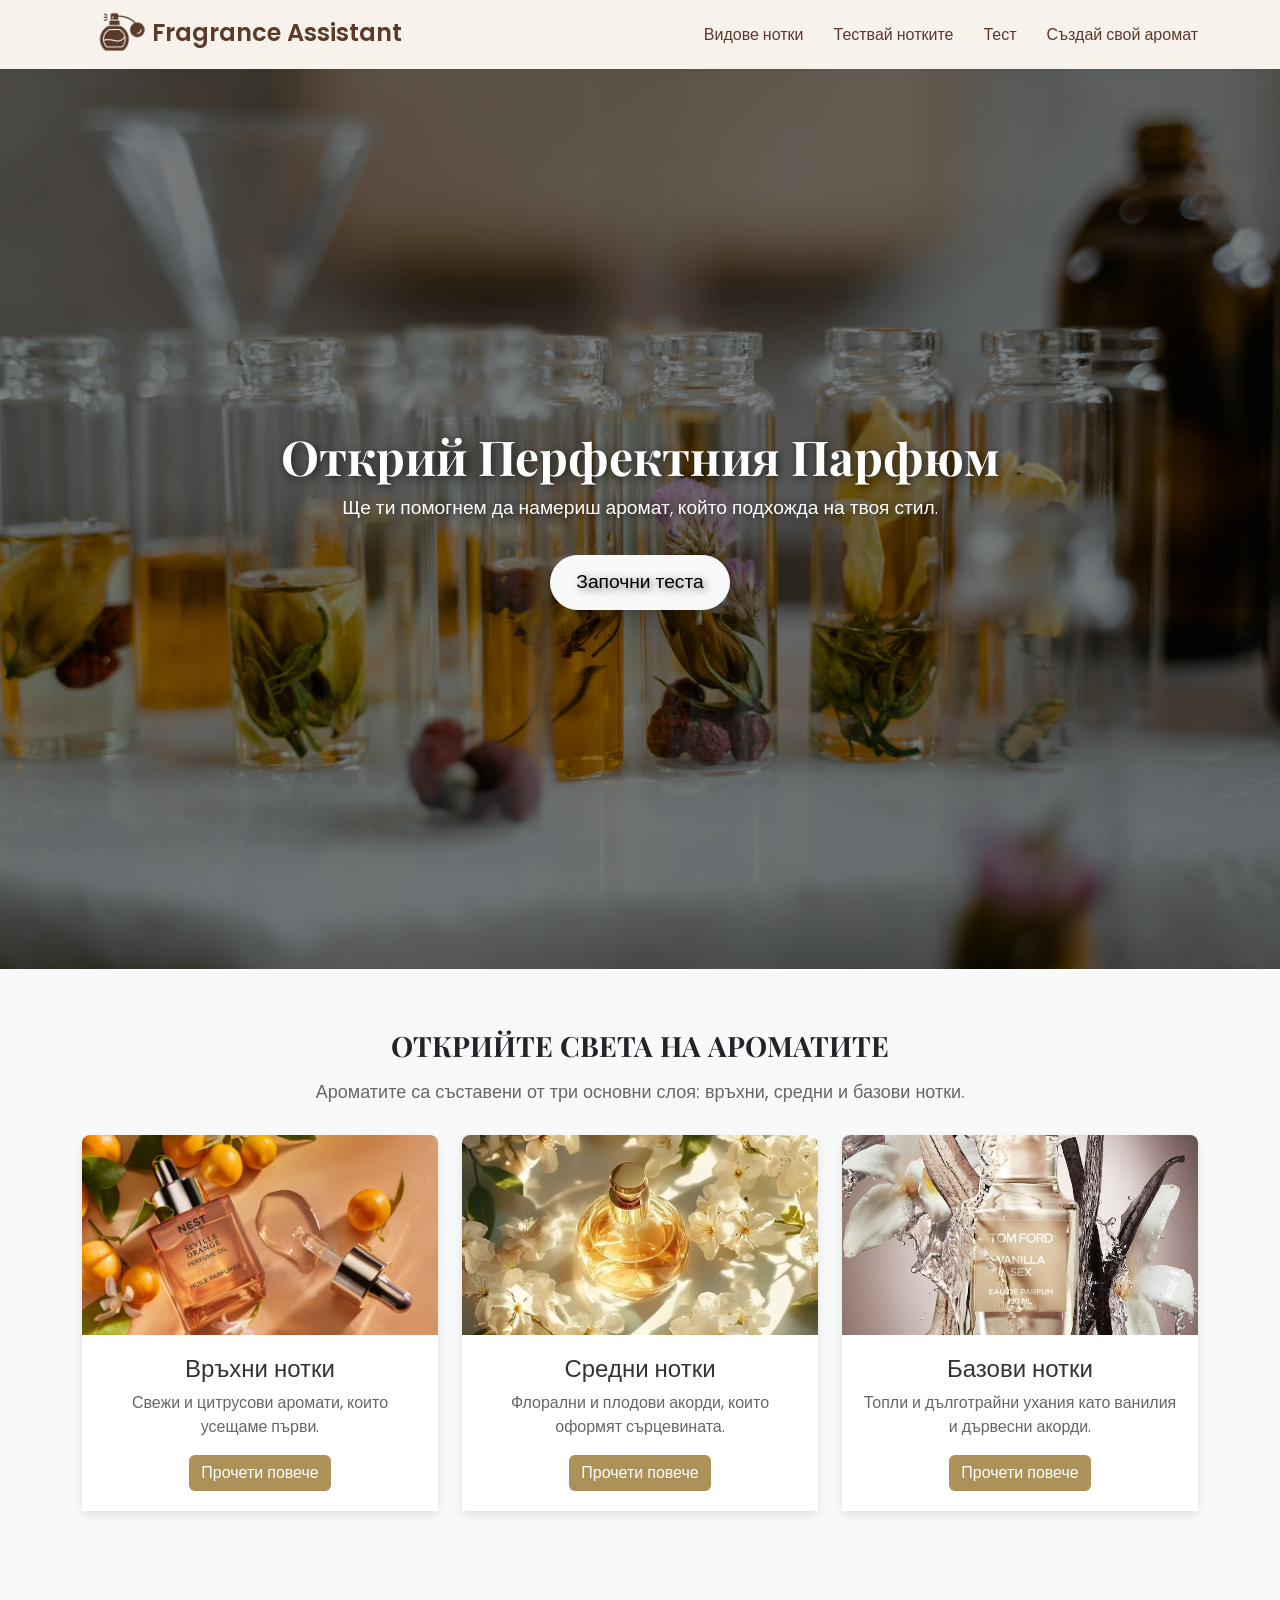
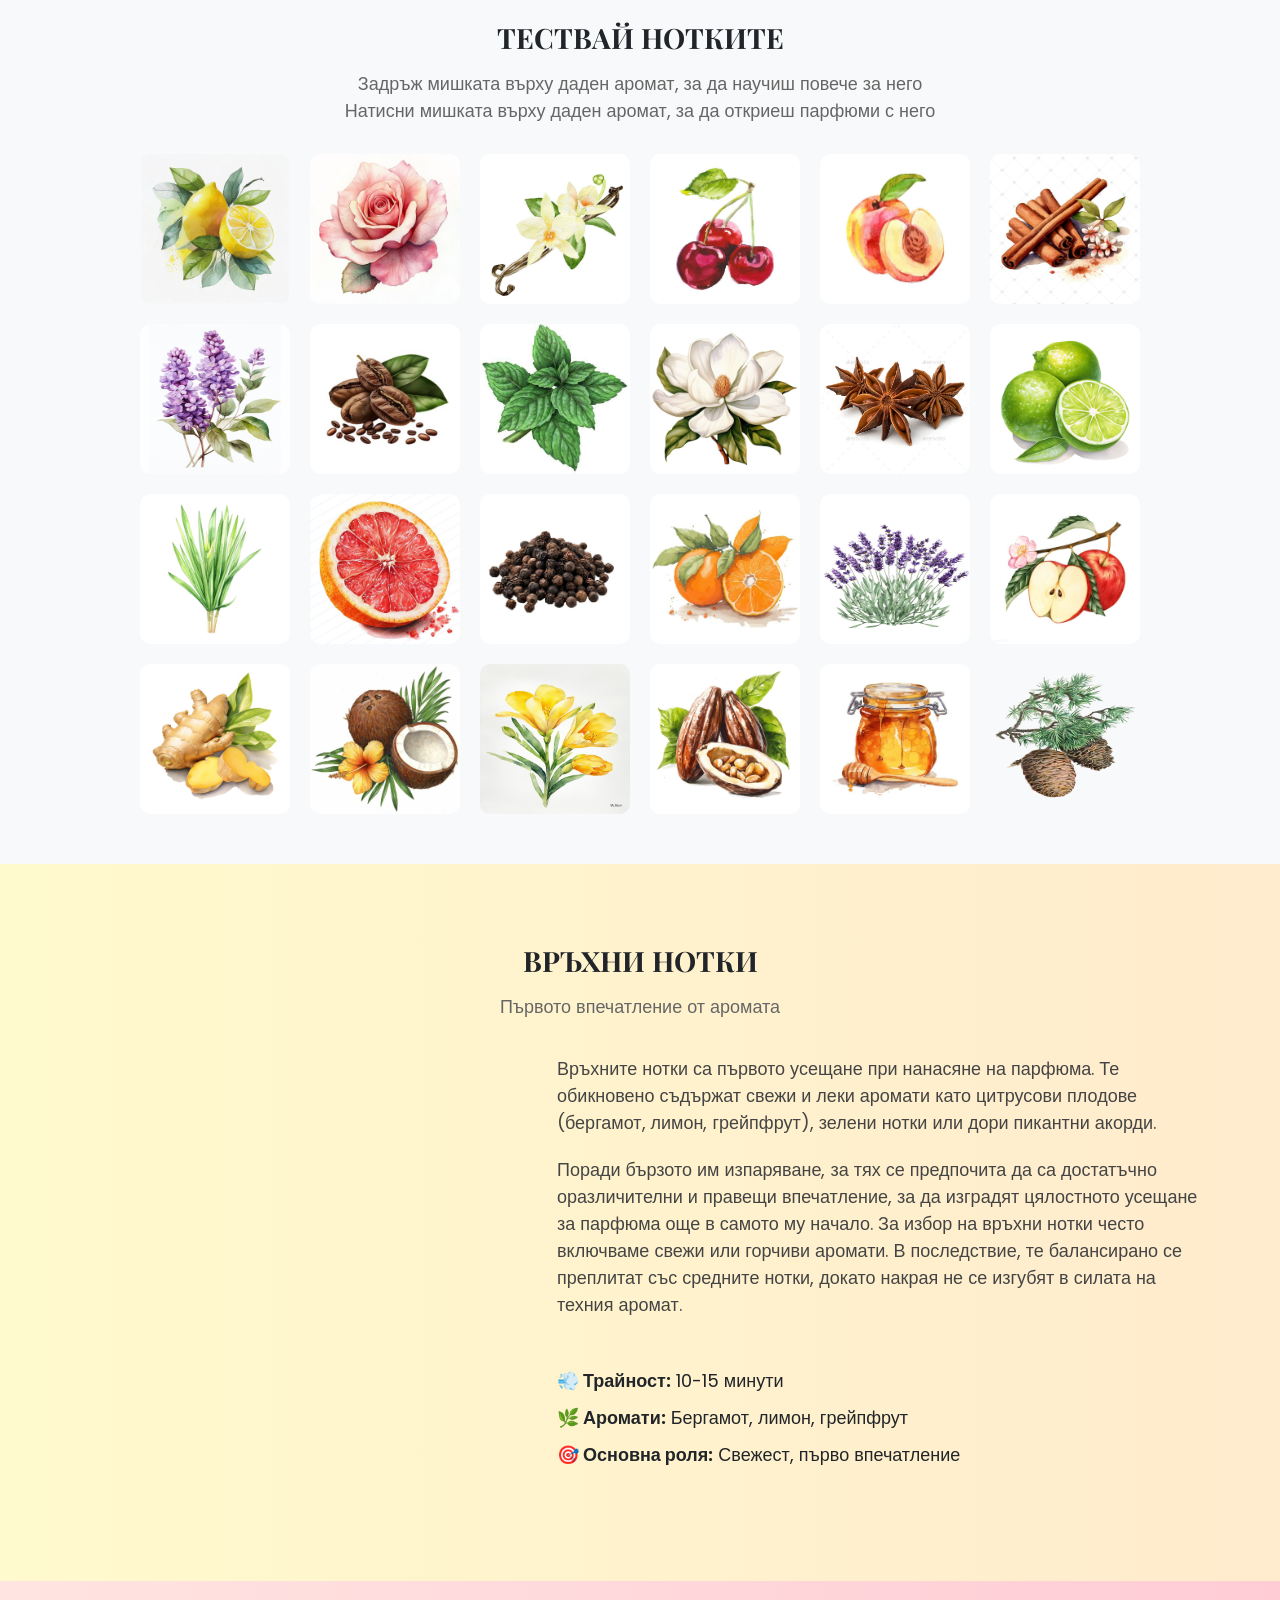
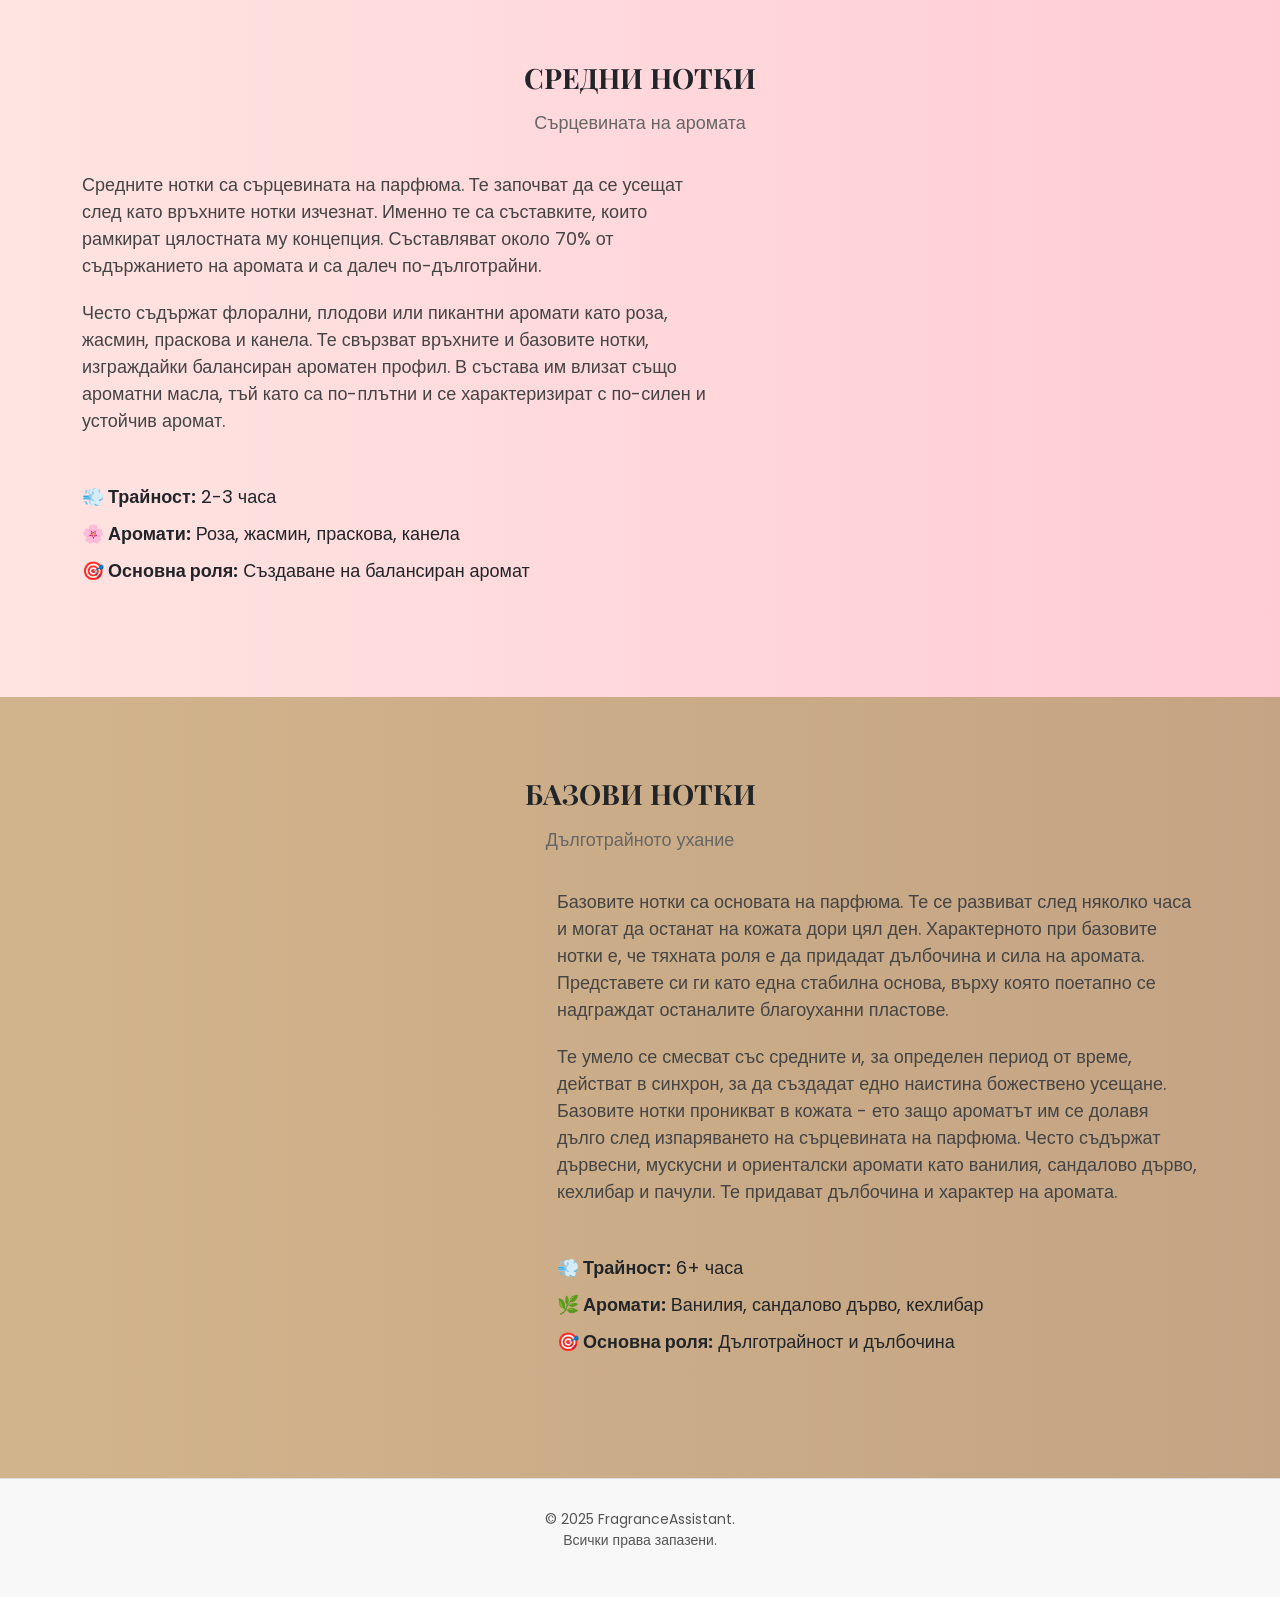
<file: index.html>
<!DOCTYPE html>
<html lang="bg">
<head>
    <meta charset="UTF-8">
    <meta name="viewport" content="width=device-width, initial-scale=1.0">
    <title>Fragrance Assistant</title>
    
    <!-- Bootstrap CSS -->
    <link rel="stylesheet" href="https://cdn.jsdelivr.net/npm/bootstrap@5.3.0/dist/css/bootstrap.min.css">
    
    <!-- Google Fonts -->
    <link href="https://fonts.googleapis.com/css2?family=Playfair+Display:wght@400;700&family=Poppins:wght@300;500&display=swap" rel="stylesheet">
    
    <!-- Custom CSS -->
    <link rel="stylesheet" href="style.css">
    <script src="https://cdn.jsdelivr.net/npm/bootstrap@5.3.0/dist/js/bootstrap.bundle.min.js"></script>

</head>
<body>

    <header class="main-header artistic-header">
        <div class="container nav-container">
            <h1 class="logo">
                <img src="images/droplet-icon.png" alt="Perfume-icon" class="logo-icon">Fragrance Assistant
            </h1>
            <div class="menu-toggle" id="menu-toggle">
                <span></span>
                <span></span>
                <span></span>
            </div>
            <nav class="main-nav" id="main-nav">
                <ul>
                    <li><a href="#fragrance-section">Видове нотки</a></li>
                    <li><a href="#test-notes">Тествай нотките</a></li>
                    <li><a href="test.html">Тест</a></li>
                    <li><a href="your-parfume.html">Създай свой аромат</a></li>
                </ul>
            </nav>
        </div>
    </header>
    
    <!-- Фонова секция -->
    <div class="hero-section d-flex align-items-center justify-content-center">
        <div class="text-center text-white">
            <h1 class="display-4 fw-bold">Открий Перфектния Парфюм</h1>
            <p class="lead">Ще ти помогнем да намериш аромат, който подхожда на твоя стил.</p>
            <a href="test.html" class="btn btn-light btn-lg mt-3 shadow-lg">Започни теста</a>
        </div>
    </div>

    <!-- Секция за ароматните нотки -->
<section class="fragrance-section" id="fragrance-section">
    <div class="container">
        <h2 class="section-title">Открийте света на ароматите</h2>
        <p class="section-subtitle">Ароматите са съставени от три основни слоя: връхни, средни и базови нотки.</p>

        <div class="row">
            <!-- Карта 1 - Връхни нотки -->
            <div class="col-md-4">
                <div class="card">
                    <img src="images/top-notes.jpg" class="card-img-top" alt="Връхни нотки">
                    <div class="card-body">
                        <h5 class="card-title">Връхни нотки</h5>
                        <p class="card-text">Свежи и цитрусови аромати, които усещаме първи.</p>
                        <a href="#top-notes" class="btn btn-primary">Прочети повече</a>
                    </div>
                </div>
            </div>

            <!-- Карта 2 - Средни нотки -->
            <div class="col-md-4">
                <div class="card">
                    <img src="images/heart-notes.jpg" class="card-img-top" alt="Средни нотки">
                    <div class="card-body">
                        <h5 class="card-title">Средни нотки</h5>
                        <p class="card-text">Флорални и плодови акорди, които оформят сърцевината.</p>
                        <a href="#heart-notes" class="btn btn-primary">Прочети повече</a>
                    </div>
                </div>
            </div>

            <!-- Карта 3 - Базови нотки -->
            <div class="col-md-4">
                <div class="card">
                    <img src="images/base-notes.jpg" class="card-img-top" alt="Базови нотки">
                    <div class="card-body">
                        <h5 class="card-title">Базови нотки</h5>
                        <p class="card-text">Топли и дълготрайни ухания като ванилия и дървесни акорди.</p>
                        <a href="#base-notes" class="btn btn-primary">Прочети повече</a>
                    </div>
                </div>
            </div>
        </div>
    </div>
</section>
<!------------------------------------------------------------------------------->

<section id="test-notes" class="test-notes-section">
    <div class="container">
        <h2 class="section-title">Тествай нотките</h2>
        <p class="section-subtitle">Задръж мишката върху даден аромат, за да научиш повече за него<br>
        Натисни мишката върху даден аромат, за да откриеш парфюми с него</p>

        <div class="notes-grid">
            <div class="note-item">
                <img src="images/lemon.jpg" alt="Лимон" class="note-img" >
                <div class="note-info">Свеж, искрящ и ободряващ аромат</div>
            </div>

            <div class="note-item">
                <img src="images/rose.jpg" alt="Роза" class="note-img">
                <div class="note-info">Романтичен и чувствен флорален акорд</div>
            </div>

            <div class="note-item">
                <img src="images/vanilla.jpg" alt="Ванилия" class="note-img">
                <div class="note-info">Топъл, сладък и уютен аромат</div>
            </div>

            <div class="note-item">
                <img src="images/cherry.jpg" alt="Череша" class="note-img">
                <div class="note-info">Сочен и сладък плодов аромат с леко тръпчива нотка</div>
            </div>

            <div class="note-item">
                <img src="images/peach.jpg" alt="Праскова" class="note-img">
                <div class="note-info">Кадифено мек и сладък аромат с деликатен, сочен и слънчев нюанс.</div>
            </div>

            <div class="note-item">
                <img src="images/cinnamon.jpg" alt="Канела" class="note-img">
                <div class="note-info">Топъл, пикантен и уютен аромат с леко сладникави и дървесни нюанси.</div>
            </div>

            <div class="note-item">
                <img src="images/lilac.jpg" alt="Люляк" class="note-img">
                <div class="note-info">Нежен, леко пудрен и романтичен аромат, символизиращ пролетна свежест.</div>
            </div>

            <div class="note-item">
                <img src="images/coffee.jpg" alt="Кафе" class="note-img">
                <div class="note-info">Дълбок, интензивен и ободряващ аромат с топли, леко горчиви и карамелени нюанси.</div>
            </div>

            <div class="note-item">
                <img src="images/menta.jpg" alt="Мента" class="note-img">
                <div class="note-info">Хладен, освежаващ и енергизиращ аромат с чисти, зелени и леко пикантни нюанси.</div>
            </div>

            <div class="note-item">
                <img src="images/magnolia.jpg" alt="Магнолия" class="note-img">
                <div class="note-info">Изискан и кремообразен флорален аромат с цитрусови и свежи, леко восъчни оттенъци.</div>
            </div>

            <div class="note-item">
                <img src="images/star-anise.jpg" alt="Анасон" class="note-img">
                <div class="note-info">Изискан и загадъчен аромат с топли, сладникави и леко пикантни нюанси</div>
            </div>

            <div class="note-item">
                <img src="images/lime.jpg" alt="Лайм" class="note-img">
                <div class="note-info"> Свеж и искрящ цитрусов аромат с леко кисели и зелени нотки</div>
            </div>

            <div class="note-item">
                <img src="images/lemongrass.jpg" alt="Лимонова трева" class="note-img">
                <div class="note-info">Интензивно свеж, леко тревист и цитрусов аромат с ободряващ ефект.</div>
            </div>

            <div class="note-item">
                <img src="images/grapefruit.jpg" alt="Грейпфрут" class="note-img">
                <div class="note-info">Жив и освежаващ аромат с комбинация от горчиви, сладки и тръпчиви нюанси.</div>
            </div>

            <div class="note-item">
                <img src="images/black-pepper.jpg" alt="Черен пипер" class="note-img">
                <div class="note-info">Пикантен, топъл и леко дървесен аромат с изразен огнен характер.</div>
            </div>

            <div class="note-item">
                <img src="images/orange.jpg" alt="Портокал" class="note-img">
                <div class="note-info">Сочна сладост и лека цитрусова горчивина, изпълнен с енергия и свежест.</div>
            </div>

            <div class="note-item">
                <img src="images/lavender.jpg" alt="Лавандула" class="note-img">
                <div class="note-info">Спокоен и успокояващ билков аромат с флорални и леко дървесни нюанси</div>
            </div>

            <div class="note-item">
                <img src="images/apple.jpg" alt="Ябълка" class="note-img">
                <div class="note-info">Сладък, сочен и леко кисел аромат, изпълнен с плодова свежест.</div>
            </div>

            <div class="note-item">
                <img src="images/ginger.jpg" alt="Джинджифил" class="note-img">
                <div class="note-info">Пикантен, топъл и леко лимонов аромат с освежаваща и стимулираща нотка.</div>
            </div>

            <div class="note-item">
                <img src="images/coconut.jpg" alt="Кокос" class="note-img">
                <div class="note-info">Кремообразен, сладък и екзотичен аромат, напомнящ за тропически плажове</div>
            </div>

            <div class="note-item">
                <img src="images/freesia.jpg" alt="Фрезия" class="note-img">
                <div class="note-info">Сладък, сочен и леко кисел аромат, изпълнен с плодова свежест, с усещане за елегантност</div>
            </div>

            <div class="note-item">
                <img src="images/cocoa.jpg" alt="Какао" class="note-img">
                <div class="note-info">Дълбок и богат аромат с топли, леко горчиви шоколадови нюанси</div>
            </div>

            <div class="note-item">
                <img src="images/honey.jpg" alt="Мед" class="note-img">
                <div class="note-info">Сладък, златист и топъл аромат с леко флорални и гурме нюанси.</div>
            </div>

            <div class="note-item">
                <img src="images/cedrus.png" alt="Кедър" class="note-img">
                <div class="note-info">Топъл, дървесен и леко сух аромат, s усещане за стабилност и елегантност.</div>
            </div>
        </div>
    </div>
</section>


<!-------------------------------------------------------------------------->

<!---------------------------------------------------------------------------------->


<!-- Връхни нотки -->
<section id="top-notes" class="notes-section top-notes-bg">
    <div class="container">
        <h2 class="section-title"><i class="fas fa-lemon"></i> Връхни нотки</h2>
        <p class="section-subtitle">Първото впечатление от аромата</p>

        <div class="row">
            <div class="col-md-5">
                <img src="images/top-notes-detail.jpg" alt="Цитрусови аромати" class="notes-img fade-in">
            </div>
            <div class="col-md-7">
                <p class="notes-text">
                    Връхните нотки са първото усещане при нанасяне на парфюма. Те обикновено съдържат свежи и леки аромати като цитрусови плодове (бергамот, лимон, грейпфрут), зелени нотки или дори пикантни акорди.
                </p>
                <p class="notes-text">
                    Поради бързото им изпаряване, за тях се предпочита да са достатъчно оразличителни и правещи впечатление, за да изградят цялостното усещане за парфюма още в самото му начало.
                    За избор на връхни нотки често включваме свежи или горчиви аромати. В последствие, те балансирано се преплитат със средните нотки, докато накрая не се изгубят в силата на техния аромат.
                </p><br>
                <ul class="notes-list">
                    <li><strong>💨 Трайност:</strong> 10-15 минути</li>
                    <li><strong>🌿 Аромати:</strong> Бергамот, лимон, грейпфрут</li>
                    <li><strong>🎯 Основна роля:</strong> Свежест, първо впечатление</li>
                </ul>
            </div>
        </div>
    </div>
</section>

<!-- Средни нотки -->
<section id="heart-notes" class="notes-section heart-notes-bg">
    <div class="container">
        <h2 class="section-title"><i class="fas fa-flower"></i> Средни нотки</h2>
        <p class="section-subtitle">Сърцевината на аромата</p>

        <div class="row">
            <div class="col-md-7">
                <p class="notes-text">
                    Средните нотки са сърцевината на парфюма. Те започват да се усещат след като връхните нотки изчезнат. Именно те са съставките, които рамкират цялостната му концепция.
                    Съставляват около 70% от съдържанието на аромата и са далеч по-дълготрайни.
                <p class="notes-text">
                    Често съдържат флорални, плодови или пикантни аромати като роза, жасмин, праскова и канела. Те свързват връхните и базовите нотки, изграждайки балансиран ароматен профил.
                    В състава им влизат също ароматни масла, тъй като са по-плътни и се характеризират с по-силен и устойчив аромат.
                </p><br>
                <ul class="notes-list">
                    <li><strong>💨 Трайност:</strong> 2-3 часа</li>
                    <li><strong>🌸 Аромати:</strong> Роза, жасмин, праскова, канела</li>
                    <li><strong>🎯 Основна роля:</strong> Създаване на балансиран аромат</li>
                </ul>
            </div>
            <div class="col-md-5">
                <img src="images/heart-notes-detail.jpg" alt="Флорални аромати" class="notes-img fade-in">
            </div>
        </div>
    </div>
</section>

<!-- Базови нотки -->
<section id="base-notes" class="notes-section base-notes-bg">
    <div class="container">
        <h2 class="section-title"><i class="fas fa-tree"></i> Базови нотки</h2>
        <p class="section-subtitle">Дълготрайното ухание</p>

        <div class="row">
            <div class="col-md-5">
                <img src="images/base-notes-detail.jpg" alt="Дървесни и топли аромати" class="notes-img fade-in">
            </div>
            <div class="col-md-7">
                <p class="notes-text">
                    Базовите нотки са основата на парфюма. Те се развиват след няколко часа и могат да останат на кожата дори цял ден. Характерното при базовите нотки е, 
                    че тяхната роля е да придадат дълбочина и сила на аромата. Представете си ги като една стабилна основа, върху която поетапно се надграждат останалите благоуханни пластове.
                </p>
                <p class="notes-text">
                    Те умело се смесват със средните и, за определен период от време, действат в синхрон, за да създадат едно наистина божествено усещане. Базовите нотки проникват в кожата - 
                    ето защо ароматът им се долавя дълго след изпаряването на сърцевината на парфюма. Често съдържат дървесни, мускусни и ориенталски аромати като ванилия, сандалово дърво, 
                    кехлибар и пачули. Те придават дълбочина и характер на аромата.                
                </p><br>
                <ul class="notes-list">
                    <li><strong>💨 Трайност:</strong> 6+ часа</li>
                    <li><strong>🌿 Аромати:</strong> Ванилия, сандалово дърво, кехлибар</li>
                    <li><strong>🎯 Основна роля:</strong> Дълготрайност и дълбочина</li>
                </ul>
            </div>
        </div>
    </div>
</section>


<!------------------------------------------------------------------------------->
<!-- Модален прозорец -->

<div id="noteModal" class="modal fade" tabindex="-1" aria-hidden="true" >
 
    <div class="modal-dialog">
        <div class="modal-content">
            <div class="modal-header">
                <h5 class="modal-title" id="modalTitle"></h5>
                <button type="button" class="btn-close" data-bs-dismiss="modal"></button>
            </div>
            <div class="modal-body">
                <h6>Натисни мишката върху дадения парфюм, за да научиш повече</h6>
                <div id="recommendedPerfumes" class="d-flex gap-3"></div>
            </div>
        </div>
    </div>
</div>




<script>
    document.querySelectorAll('.note-item').forEach(item => {
    item.addEventListener('click', function() {
        const noteName = this.querySelector('img').alt;
        
        // Данни за парфюмите - ДВЕ СНИМКИ ЗА ВСЕКИ ПРОДУКТ
        const perfumes = {
            "Лимон": [
                {
                    name: "Cool Water Parfum Davidoff for men",
                    frontImage: "images/perfume1.png", // Основна снимка
                    backImage: "images/notes1.png" // Снимка на гърба
                },
                {
                    name: "Acqua di Gioia Giorgio Armani for women",
                    frontImage: "images/perfume2.png",
                    backImage: "images/notes2.png"
                }
            ],

            "Роза": [
                {
                    name: "Oud Silk Mood Maison Francis Kurkdjian for women and men",
                    frontImage: "images/perfume4.png", // Основна снимка
                    backImage: "images/notes4.png", // Снимка на гърба
                },
                {
                    name: "Idôle Now Lancôme for women",
                    frontImage: "images/perfume3.png",
                    backImage: "images/notes3.png"
                }
            ],

            "Ванилия": [
                {
                    name: "Eau d'Ombré Leather Tom Ford for men",
                    frontImage: "images/perfume5.png", // Основна снимка
                    backImage: "images/notes5.png", // Снимка на гърба
                },
                {
                    name: "La Nuit Trésor Nude Lancôme for women",
                    frontImage: "images/perfume6.png",
                    backImage: "images/notes6.png"
                }
            ],

            "Череша": [
                {
                    name: "L’Homme Idéal Eau de Parfum Guerlain for men",
                    frontImage: "images/perfume7.png", // Основна снимка
                    backImage: "images/notes7.png", // Снимка на гърба
                },
                {
                    name: "Cherry Blush Les Soeurs de Noe for women",
                    frontImage: "images/perfume8.png",
                    backImage: "images/notes8.png"
                }
            ],

            "Праскова": [
                {
                    name: "Pêche Mirage Guerlain for women and men",
                    frontImage: "images/perfume9.png", // Основна снимка
                    backImage: "images/notes9.png", // Снимка на гърба
                },
                {
                    name: "Boss The Scent For Her Hugo Boss for women",
                    frontImage: "images/perfume10.png",
                    backImage: "images/notes10.png"
                }
            ],

            "Канела": [
                {
                    name: "Spicebomb Infrared Eau de Parfum Viktor&Rolf for men",
                    frontImage: "images/perfume11.png", // Основна снимка
                    backImage: "images/notes11.png", // Снимка на гърба
                },
                {
                    name: "Nightfall Patchouli Carolina Herrera for women and men",
                    frontImage: "images/perfume12.png",
                    backImage: "images/notes12.png"
                }
            ],

            "Люляк": [
                {
                    name: "Muguet Millésime Guerlain for women and men",
                    frontImage: "images/perfume14.png", // Основна снимка
                    backImage: "images/notes14.png", // Снимка на гърба
                },
                {
                    name: "Cherry Blossom Millésime Guerlain for women",
                    frontImage: "images/perfume13.png",
                    backImage: "images/notes13.png"
                }
            ],

            "Кафе": [
                {
                    name: "Valentino Uomo Born in Roma Green Stravaganza Valentino for men",
                    frontImage: "images/perfume15.png", // Основна снимка
                    backImage: "images/notes15.png", // Снимка на гърба
                },
                {
                    name: "Black Opium Extreme Yves Saint Laurent for women",
                    frontImage: "images/perfume16.png",
                    backImage: "images/notes16.png"
                }
            ],

            "Мента": [
                {
                    name: "Azzaro Pour Homme Wild Mint Azzaro for men",
                    frontImage: "images/perfume17.png", // Основна снимка
                    backImage: "images/notes17.png", // Снимка на гърба
                },
                {
                    name: "Aqua Allegoria Herba Fresca Guerlain for women and men",
                    frontImage: "images/perfume18.png",
                    backImage: "images/notes18.png"
                }
            ],

            "Магнолия": [
                {
                    name: "Allende Xerjoff for women and men",
                    frontImage: "images/perfume19.png", // Основна снимка
                    backImage: "images/notes19.png", // Снимка на гърба
                },
                {
                    name: "BVénus Nina Ricci for women",
                    frontImage: "images/perfume20.png",
                    backImage: "images/notes20.png"
                }
            ],

            "Анасон": [
                {
                    name: "Opium Pour Homme Eau de Parfum Yves Saint Laurent for men",
                    frontImage: "images/perfume21.png", // Основна снимка
                    backImage: "images/notes21.png", // Снимка на гърба
                },
                {
                    name: "Loverdose Diesel for women",
                    frontImage: "images/perfume22.png",
                    backImage: "images/notes22.png"
                }
            ],

            "Лайм": [
                {
                    name: "Wanted Tonic Azzaro for men",
                    frontImage: "images/perfume23.png", // Основна снимка
                    backImage: "images/notes23.png", // Снимка на гърба
                },
                {
                    name: "Batucada L'Artisan Parfumeur for women and men",
                    frontImage: "images/perfume24.png",
                    backImage: "images/notes24.png"
                }
            ],

            "Лимонова трева": [
                {
                    name: "Opalon Bvlgari for men",
                    frontImage: "images/perfume25.png", // Основна снимка
                    backImage: "images/notes25.png", // Снимка на гърба
                },
                {
                    name: "Vieri Mind Games for women and men",
                    frontImage: "images/perfume26.png",
                    backImage: "images/notes26.png"
                }
            ],

            "Грейпфрут": [
                {
                    name: "Light Blue Forever pour Homme Dolce&Gabbana for men",
                    frontImage: "images/perfume27.png", // Основна снимка
                    backImage: "images/notes27.png", // Снимка на гърба
                },
                {
                    name: "Al Qiam Silver Lattafa Perfumes for women and men",
                    frontImage: "images/perfume28.png",
                    backImage: "images/notes28.png"
                }
            ],

            "Черен пипер": [
                {
                    name: "F by Ferragamo Black Salvatore Ferragamo for men",
                    frontImage: "images/perfume29.png", // Основна снимка
                    backImage: "images/notes29.png", // Снимка на гърба
                },
                {
                    name: "Galloway Parfums de Marly for women and men",
                    frontImage: "images/perfume30.png",
                    backImage: "images/notes30.png"
                }
            ],

            "Портокал": [
                {
                    name: "Citrus Poetry Les Soeurs de Noe for women and men",
                    frontImage: "images/perfume31.png", // Основна снимка
                    backImage: "images/notes31.png", // Снимка на гърба
                },
                {
                    name: "Coco Mademoiselle Hair Mist Chanel for women",
                    frontImage: "images/perfume32.png",
                    backImage: "images/notes32.png"
                }
            ],

            "Лавандула": [
                {
                    name: "Boss The Scent Elixir For Him Hugo Boss for men",
                    frontImage: "images/perfume33.png", // Основна снимка
                    backImage: "images/notes33.png", // Снимка на гърба
                },
                {
                    name: "Goddess Burberry for women",
                    frontImage: "images/perfume34.png",
                    backImage: "images/notes34.png"
                }
            ],

            "Ябълка": [
                {
                    name: "Custom Alfred Dunhill for men",
                    frontImage: "images/perfume35.png", // Основна снимка
                    backImage: "images/notes35.png", // Снимка на гърба
                },
                {
                    name: "Sweet Love Pimkie for women",
                    frontImage: "images/perfume36.png",
                    backImage: "images/notes36.png"
                }
            ],

            "Джинджифил": [
                {
                    name: "Boss The Scent Absolute Hugo Boss for men",
                    frontImage: "images/perfume37.png", // Основна снимка
                    backImage: "images/notes37.png", // Снимка на гърба
                },
                {
                    name: "Nightcap Orebella for women and men",
                    frontImage: "images/perfume38.png",
                    backImage: "images/notes38.png"
                }
            ],
            
            "Кокос": [
                {
                    name: "Le Beau Jean Paul Gaultier for men",
                    frontImage: "images/perfume39.png", // Основна снимка
                    backImage: "images/notes39.png", // Снимка на гърба
                },
                {
                    name: "Born in Roma the Gold Donna Valentino for women",
                    frontImage: "images/perfume40.png",
                    backImage: "images/notes40.png"
                }
            ],

            "Фрезия": [
                {
                    name: "Blooming Ballet Valmont for women and men",
                    frontImage: "images/perfume41.png", // Основна снимка
                    backImage: "images/notes41.png", // Снимка на гърба
                },
                {
                    name: "Nomade Eau de Toilette Chloé for women",
                    frontImage: "images/perfume42.png",
                    backImage: "images/notes42.png"
                }
            ],

            "Какао": [
                {
                    name: "Defy Parfum Calvin Klein for men",
                    frontImage: "images/perfume43.png", // Основна снимка
                    backImage: "images/notes43.png", // Снимка на гърба
                },
                {
                    name: "La Nuit Trésor Le Parfum Lancôme for women",
                    frontImage: "images/perfume44.png",
                    backImage: "images/notes44.png"
                }
            ],

            "Мед": [
                {
                    name: "Gold Knight By Kilian for men",
                    frontImage: "images/perfume45.png", // Основна снимка
                    backImage: "images/notes45.png", // Снимка на гърба
                },
                {
                    name: "Scandal A Paris Jean Paul Gaultier for women",
                    frontImage: "images/perfume46.png",
                    backImage: "images/notes46.png"
                }
            ],

            "Кедър": [
                {
                    name: "Hero Parfum Burberry for men",
                    frontImage: "images/perfume47.png", // Основна снимка
                    backImage: "images/notes47.png", // Снимка на гърба
                },
                {
                    name: "Loubiluna Christian Louboutin for women and men",
                    frontImage: "images/perfume48.png",
                    backImage: "images/notes48.png"
                }
            ],
        };

        const container = document.getElementById('recommendedPerfumes');
        container.innerHTML = "";

        perfumes[noteName]?.forEach(perfume => {
            const card = document.createElement('div');
            card.className = 'perfume-card';
            card.innerHTML = `
                <div class="perfume-card-inner">
                    <div class="perfume-card-front">
                        <img src="${perfume.frontImage}" alt="${perfume.name}">
                        <p>${perfume.name}</p>
                    </div>
                    <div class="perfume-card-back">
                        <img src="${perfume.backImage}" alt="Нотки на Lisboa Colombo Zara for men">
                    </div>
                </div>
            `;

            card.addEventListener('click', (e) => {
                e.stopPropagation();
                card.classList.toggle('flipped');
            });

            container.appendChild(card);
        });

        document.getElementById('modalTitle').textContent = `Парфюми с нотка ${noteName}`;
        new bootstrap.Modal(document.getElementById('noteModal')).show();
    });
});
    </script>
    
    
    <!-- Бутон за връщане нагоре -->
    <button id="scrollTopBtn" class="btn btn-primary">
        ^
    </button>

    <script>
        // Показване/скриване на бутона при скрол
        window.onscroll = function() {
            let btn = document.getElementById("scrollTopBtn");
            if (document.documentElement.scrollTop > 300) { // Показва бутона след 300px скрол
                btn.style.display = "block";
            } else {
                btn.style.display = "none";
            }
        };
    
        // Скрол до горе при клик
        document.getElementById("scrollTopBtn").onclick = function() {
            window.scrollTo({ top: 0, behavior: 'smooth' });
        };
    </script>
    


    <script>
       document.addEventListener("DOMContentLoaded", function () {
    const fadeIns = document.querySelectorAll(".fade-in");

    function checkPosition() {
        fadeIns.forEach((element) => {
            const position = element.getBoundingClientRect();
            const screenHeight = window.innerHeight;

            if (position.top < screenHeight * 0.85 && position.bottom > 0) {
                element.classList.add("appear");
            } else {
                element.classList.remove("appear");
            }
        });
    }

    window.addEventListener("scroll", checkPosition);
    checkPosition(); // Проверка при зареждане
});
    </script>


<footer class="site-footer">
    <div class="footer-content">
        <p>&copy; 2025 FragranceAssistant.<br>
            Всички права запазени.
    </p>
    </div>
</footer>

<script>
    const menuToggle = document.getElementById('menu-toggle');
    const mainNav = document.getElementById('main-nav');

    menuToggle.addEventListener('click', () => {
        mainNav.classList.toggle('active');
        menuToggle.classList.toggle('open');
    });
</script>
</body>
</html>
</file>
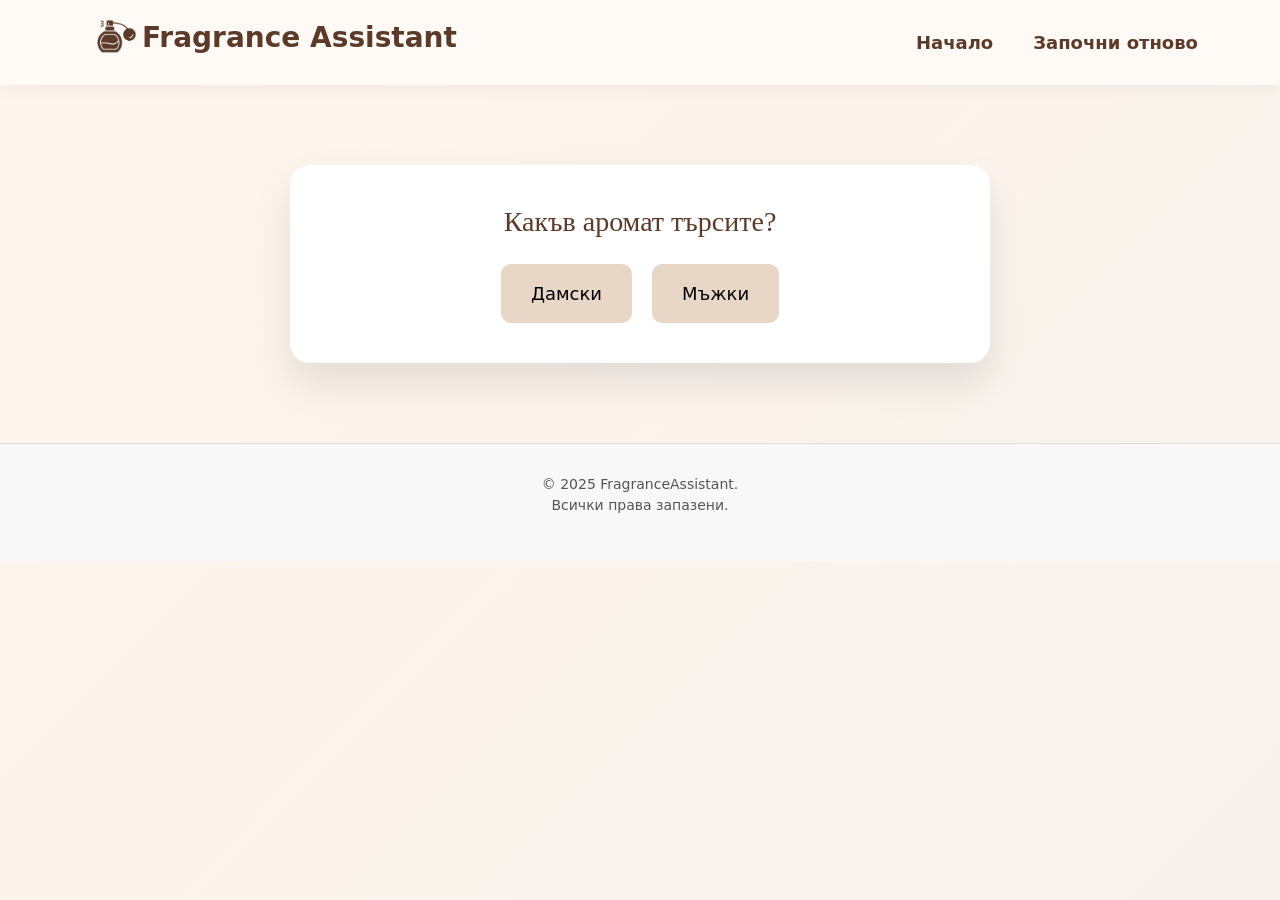
<file: test.html>
<!DOCTYPE html>
<html lang="bg">
<head>
    <meta charset="UTF-8">
    <meta name="viewport" content="width=device-width, initial-scale=1.0">
    <title>Тест за Парфюм</title>
    <link rel="stylesheet" href="style1.css">
    <link rel="stylesheet" href="https://cdn.jsdelivr.net/npm/bootstrap@5.3.0/dist/css/bootstrap.min.css">
</head>
<body class="text-center">
    <header class="main-header">
      <div class="container nav-container">
        <h1 class="logo">
            <a href="index.html"><img src="images/droplet-icon.png" alt="Perfume-icon" class="logo-icon">Fragrance Assistant</a>
        </h1>

        <nav class="main-nav" id="main-nav">
            <ul>
                <li><a href="index.html">Начало</a></li>
                <li><a href="test.html">Започни отново</a></li>
            </ul>
        </nav>
    </div>
    </header>

    <div id="quiz-container">
      <div class="quiz-step" id="step-1">
        <h2>Какъв аромат търсите?</h2>
        <div class="options">
          <button class="option-btn" data-gender="female">Дамски</button>
          <button class="option-btn" data-gender="male">Мъжки</button>
        </div>
      </div>

      
      <div class="quiz-step" id="step-2" style="display: none;">
        <h2>Кога планирате най-често да носите парфюма?</h2>
        <div class="options">
          <button class="option-btn" data-occasion="daily">Всеки ден (офис, училище, университет)</button>
          <button class="option-btn" data-occasion="special">Специални поводи (вечери, събития)</button>
        </div>
      </div>
      
      <div class="quiz-step" id="step-3" style="display: none;">
        <h2>Колко силен искате да бъде ароматът?</h2>
        <div class="options">
          <button class="option-btn" data-intensity="light">Нежен и дискретен</button>
          <button class="option-btn" data-intensity="medium">Средно забележим</button>
          <button class="option-btn" data-intensity="strong">Интензивен и оставящ следа</button>
        </div>
      </div>
      
      <div class="quiz-step" id="step-4" style="display: none;">
        <h2>Какви аромати ви привличат най-много?</h2>
        <div class="options">
          <button class="option-btn" data-scent="floral">Флорални</button>
          <button class="option-btn" data-scent="fruity">Плодови</button>
          <button class="option-btn" data-scent="fresh">Цитрусови</button>
          <button class="option-btn" data-scent="woody">Дървесни</button>
          <button class="option-btn" data-scent="oriental">Подправки/Ориенталски</button>
          <button class="option-btn" data-scent="sweet">Гурме/Сладки</button>

        </div>
      </div>
      
      <div class="quiz-step" id="step-5" style="display: none;">
        <h2>Изберете нотки, които харесвате:</h2>
        <div class="note-options">
          <div class="note-option" data-note="rose">
            <img src="images/rose.jpg" alt="Роза">
            <span class="note-label">Роза</span>
          </div>
          <div class="note-option" data-note="coffee">
            <img src="images/coffee.jpg" alt="Кафе">
            <span class="note-label">Кафе</span>
          </div>
          <div class="note-option" data-note="lemon">
            <img src="images/lemon.jpg" alt="Лимон">
            <span class="note-label">Лимон</span>
          </div>
          <div class="note-option" data-note="coconut">
            <img src="images/coconut.jpg" alt="Кокос">
            <span class="note-label">Кокос</span>
          </div>
          <div class="note-option" data-note="apple">
            <img src="images/apple.jpg" alt="Ябълка">
            <span class="note-label">Ябълка</span>
          </div>
          <div class="note-option" data-note="lavender">
            <img src="images/lavender.jpg" alt="Лавандула">
            <span class="note-label">Лавандула</span>
          </div>
          <div class="note-option" data-note="cherry">
            <img src="images/cherry.jpg" alt="Череша">
            <span class="note-label">Череша</span>
          </div>
          <div class="note-option" data-note="vanilla">
            <img src="images/vanilla.jpg" alt="Ванилия">
            <span class="note-label">Ванилия</span>
          </div>
          <div class="note-option" data-note="cinnamon">
            <img src="images/cinnamon.jpg" alt="Канела">
            <span class="note-label">Канела</span>
          </div>
          <div class="note-option" data-note="orange">
            <img src="images/orange.jpg" alt="Портокал">
            <span class="note-label">Портокал</span>
          </div>
          <div class="note-option" data-note="honey">
            <img src="images/honey.jpg" alt="Мед">
            <span class="note-label">Мед</span>
          </div>
          <div class="note-option" data-note="magnolia">
            <img src="images/magnolia.jpg" alt="Магнолия">
            <span class="note-label">Магнолия</span>
          </div>
          <div class="note-option" data-note="cedar">
            <img src="images/cedar.jpg" alt="Кедър">
            <span class="note-label">Кедър</span>
          </div>
          <div class="note-option" data-note="cocoa">
            <img src="images/cocoa.jpg" alt="Какао">
            <span class="note-label">Какао</span>
          </div>
          <div class="note-option" data-note="lime">
            <img src="images/lime.jpg" alt="Лайм">
            <span class="note-label">Лайм</span>
          </div>
          <div class="note-option" data-note="grapefruit">
            <img src="images/grapefruit.jpg" alt="Грейпфрут">
            <span class="note-label">Грейпфрут</span>
          </div>
          <div class="note-option" data-note="freesia">
            <img src="images/freesia.jpg" alt="Фрезия">
            <span class="note-label">Фрезия</span>
          </div>
          <div class="note-option" data-note="peach">
            <img src="images/peach.jpg" alt="Праскова">
            <span class="note-label">Праскова</span>
          </div>
          <div class="note-option" data-note="black-pepper">
            <img src="images/black-pepper.jpg" alt="Черен пипер">
            <span class="note-label">Черен пипер</span>
          </div>
          <div class="note-option" data-note="ginger">
            <img src="images/ginger.jpg" alt="Джинджифил">
            <span class="note-label">Джинджифил</span>
          </div>
          <div class="note-option" data-note="menta">
            <img src="images/menta.jpg" alt="Мента">
            <span class="note-label">Мента</span>
          </div>
          <div class="note-option" data-note="sandal-wood">
            <img src="images/sandal-wood.png" alt="Сандалово дърво">
            <span class="note-label">Сандалово дърво</span>
          </div>
          <div class="note-option" data-note="amberwood">
            <img src="images/amberwood.jpg" alt="Кехлибар">
            <span class="note-label">Кехлибар</span>
          </div>
          <div class="note-option" data-note="chocolate">
            <img src="images/chocolate.jpg" alt="Шоколад">
            <span class="note-label">Шоколад</span>
          </div>
          <div class="note-option" data-note="almond">
            <img src="images/almond.jpg" alt="Бадем">
            <span class="note-label">Бадем</span>
          </div>
          <div class="note-option" data-note="lilac">
            <img src="images/lilac.jpg" alt="Люляк">
            <span class="note-label">Люляк</span>
          </div>
          <div class="note-option" data-note="bergamot">
            <img src="images/bergamot.jpg" alt="Бергамот">
            <span class="note-label">Бергамот</span>
          </div>
          <div class="note-option" data-note="caramel">
            <img src="images/caramel.jpg" alt="Карамел">
            <span class="note-label">Карамел</span>
          </div>
          <div class="note-option" data-note="strawberry">
            <img src="images/strawberry.jpg" alt="Ягода">
            <span class="note-label">Ягода</span>
          </div>
          <div class="note-option" data-note="pear">
            <img src="images/pear.jpg" alt="Круша">
            <span class="note-label">Круша</span>
          </div>
          <div class="note-option" data-note="raspberry">
            <img src="images/raspberry.jpg" alt="Малина">
            <span class="note-label">Малина</span>
          </div>
          <div class="note-option" data-note="pineapple">
            <img src="images/pineapple.jpg" alt="Ананас">
            <span class="note-label">Ананас</span>
          </div>
          <div class="note-option" data-note="kiwi">
            <img src="images/kiwi.jpg" alt="Киви">
            <span class="note-label">Киви</span>
          </div>
          <div class="note-option" data-note="jasmine">
            <img src="images/jasmine.jpg" alt="Жасмин">
            <span class="note-label">Жасмин</span>
          </div>
          <div class="note-option" data-note="orchid">
            <img src="images/orchid.jpg" alt="Орхидея">
            <span class="note-label">Орхидея</span>
          </div>
          <div class="note-option" data-note="gardenia">
            <img src="images/gardenia.jpg" alt="Гардения">
            <span class="note-label">Гардения</span>
          </div>
          <div class="note-option" data-note="mandarin">
            <img src="images/mandarin.jpg" alt="Мандарина">
            <span class="note-label">Мандарина</span>
          </div>
          <div class="note-option" data-note="lily">
            <img src="images/lily.jpg" alt="Лилия">
            <span class="note-label">Лилия</span>
          </div>
          <div class="note-option" data-note="violet">
            <img src="images/violet.jpg" alt="Виолетка">
            <span class="note-label">Виолетка</span>
          </div>
          <div class="note-option" data-note="berry">
            <img src="images/berry.jpg" alt="Боровинка">
            <span class="note-label">Боровинка</span>
          </div>
          <div class="note-option" data-note="plum">
            <img src="images/plum.jpg" alt="Слива">
            <span class="note-label">Слива</span>
          </div>
          <div class="note-option" data-note="blackberry">
            <img src="images/blackberry.jpg" alt="Къпина">
            <span class="note-label">Къпина</span>
          </div>
          <div class="note-option" data-note="mango">
            <img src="images/mango.jpg" alt="Манго">
            <span class="note-label">Манго</span>
          </div>
          <div class="note-option" data-note="vetiver">
            <img src="images/vetiver.jpg" alt="Ветивер">
            <span class="note-label">Ветивер</span>
          </div>
          <div class="note-option" data-note="star-anise">
            <img src="images/star-anise.jpg" alt="Анасон">
            <span class="note-label">Анасон</span>
          </div>
          <div class="note-option" data-note="cardamom">
            <img src="images/cardamom.jpg" alt="Кардамон">
            <span class="note-label">Кардамон</span>
          </div>
          <div class="note-option" data-note="nutmeg">
            <img src="images/nutmeg.jpg" alt="Индийско орехче">
            <span class="note-label">Индийско орехче</span>
          </div>
          <div class="note-option" data-note="incense">
            <img src="images/incense.jpg" alt="Тамян">
            <span class="note-label">Тамян</span>
          </div>
          <div class="note-option" data-note="saffron">
            <img src="images/saffron.jpg" alt="Шафран">
            <span class="note-label">Шафран</span>
          </div>
          <div class="note-option" data-note="pink-pepper">
            <img src="images/pink-pepper.jpg" alt="Розов пипер">
            <span class="note-label">Розов пипер</span>
          </div>
          <div class="note-option" data-note="cloves">
            <img src="images/cloves.jpg" alt="Карамфил">
            <span class="note-label">Карамфил</span>
          </div>
          <div class="note-option" data-note="cumin">
            <img src="images/cumin.jpg" alt="Кимион">
            <span class="note-label">Кимион</span>
          </div>
          <div class="note-option" data-note="cotton-candy">
            <img src="images/cotton-candy.jpg" alt="Захарен памук">
            <span class="note-label">Захарен памук</span>
          </div>
          <div class="note-option" data-note="bubble-gum">
            <img src="images/bubble-gum.jpg" alt="Дъвка">
            <span class="note-label">Дъвка</span>
          </div>
          <div class="note-option" data-note="white-chocolate">
            <img src="images/white-chocolate.jpg" alt="Бял шоколад">
            <span class="note-label">Бял шоколад</span>
          </div>
          <div class="note-option" data-note="milk">
            <img src="images/milk.jpg" alt="Мляко">
            <span class="note-label">Мляко</span>
          </div>
          <div class="note-option" data-note="marshmallow">
            <img src="images/marshmallow.jpg" alt="Маршмелоу">
            <span class="note-label">Маршмелоу</span>
          </div>
          <div class="note-option" data-note="green-tea">
            <img src="images/green-tea.jpg" alt="Зелен чай">
            <span class="note-label">Зелен чай</span>
          </div>
          
          <!-- Повторете за всички нотки -->
        </div>
        
      
        <div style="margin-top: 20px;">
          <button id="finish-btn" class="btn btn-dark">Готово</button>
        </div>
      </div>
      
      <div id="result" style="display: none; margin-top: 40px;"></div>

      <pre id="debug-output" style="background:#f0f0f0; border:1px solid #ccc; padding:10px; margin-top:20px; font-size:14px;"></pre>

    </div>
    
      
    <footer class="site-footer">
        <div class="footer-content">
            <p>&copy; 2025 FragranceAssistant.<br>
                Всички права запазени.
        </p>
        </div>
    </footer>
    
    <script>
      const answers = {}; // тук се съхраняват всички отговори
      
      const genderButtons = document.querySelectorAll('#step-1 .option-btn');
      genderButtons.forEach(button => {
        button.addEventListener('click', function() {
          const selectedGender = this.getAttribute('data-gender');
          answers.gender = selectedGender;
      
          document.getElementById('step-1').style.display = 'none';
          document.getElementById('step-2').style.display = 'block';
        });
      });
      
      const occasionButtons = document.querySelectorAll('#step-2 .option-btn');
      occasionButtons.forEach(button => {
        button.addEventListener('click', function() {
          const selectedOccasion = this.getAttribute('data-occasion');
          answers.occasion = selectedOccasion;
      
          document.getElementById('step-2').style.display = 'none';
          document.getElementById('step-3').style.display = 'block';
        });
      });
      
      const intensityButtons = document.querySelectorAll('#step-3 .option-btn');
      intensityButtons.forEach(button => {
        button.addEventListener('click', function() {
          const selectedIntensity = this.getAttribute('data-intensity');
          answers.intensity = selectedIntensity;
      
          document.getElementById('step-3').style.display = 'none';
          document.getElementById('step-4').style.display = 'block';
        });
      });
      
      const scentButtons = document.querySelectorAll('#step-4 .option-btn');
      scentButtons.forEach(button => {
        button.addEventListener('click', function() {
          const selectedScent = this.getAttribute('data-scent');
          answers.scent = selectedScent;
      
          document.getElementById('step-4').style.display = 'none';
      
          filterNotesByScent(selectedScent); // ВАЖНО: Филтрираме нотките
      
          document.getElementById('step-5').style.display = 'block';
        });
      });
      
      
      // --- КАРТИРАНЕ НА НОТКИ СПОРЕД ВИД АРОМАТ ---
      
      const scentToNotes = {
    floral: ['rose', 'lavender', 'freesia', 'lilac', 'magnolia', 'jasmine', 'orchid', 'gardenia', 'lily', 'violet'],
    fruity: ['peach', 'cherry', 'apple', 'strawberry', 'pear', 'raspberry', 'pineapple', 'kiwi', 'berry', 'plum', 'blackberry', 'mango'],
    fresh: ['lemon', 'orange', 'grapefruit', 'lime', 'menta', 'bergamot', 'mandarin', 'green-tea'],
    woody: ['cedar', 'sandal-wood', 'amberwood', 'vetiver'],
    oriental: ['coffee', 'black-pepper', 'ginger', 'cinnamon', 'star-anise', 'nutmeg', 'cardamom', 'incense', 'saffron', 'pink-pepper', 'cloves', 'cumin'],
    sweet: ['vanilla', 'cocoa', 'honey', 'coconut', 'caramel', 'almond', 'chocolate', 'cotton-candy', 'bubble-gum', 'white-chocolate','milk', 'marshmallow']
};

      
      
      // --- ФУНКЦИЯ ЗА ФИЛТРИРАНЕ НА НОТКИТЕ ---
      function filterNotesByScent(selectedScent) {
        const allowedNotes = scentToNotes[selectedScent] || [];
        const allNoteOptions = document.querySelectorAll('#step-5 .note-option');
      
        allNoteOptions.forEach(option => {
          const note = option.getAttribute('data-note');
          
          if (allowedNotes.includes(note)) {
            option.style.display = 'inline-block'; // Показваме
          } else {
            option.style.display = 'none'; // Скриваме
          }
        });
      }
      
      
      // --- ИЗБОР НА НОТКИ ---
      const noteOptions = document.querySelectorAll('#step-5 .note-option');
      const selectedNotes = [];
      
      noteOptions.forEach(option => {
        option.addEventListener('click', function() {
          const note = this.getAttribute('data-note');
          if (selectedNotes.includes(note)) {
            const index = selectedNotes.indexOf(note);
            selectedNotes.splice(index, 1);
            this.classList.remove('selected');
          } else {
            selectedNotes.push(note);
            this.classList.add('selected');
          }
        });
      });
      

      // --- ФИНАЛЕН БУТОН ---
      const finishBtn = document.getElementById('finish-btn');
      finishBtn.addEventListener('click', function() {
        answers.notes = selectedNotes;
      
        console.log('Финални отговори:', answers);
        // Може да пренасочим или покажем резултат тук
      

  document.getElementById('step-5').style.display = 'none';

  const resultDiv = document.getElementById('result');
  resultDiv.style.display = 'block';
  resultDiv.innerHTML = '<p>⏳ Момент... търсим най-подходящия парфюм за теб!</p>';

  const finalAnswers = answers; // 👈 Използваме събраните отговори

  const debugDiv = document.getElementById('debug-output');

fetch('get_recommendation.php', {
  method: 'POST',
  headers: {
    'Content-Type': 'application/json'
  },
  body: JSON.stringify(finalAnswers)
})
.then(res => res.json())
.then(data => {
    // Покажи какво изпращаме и какво връща сървърът
    debugDiv.innerText = 
      '📤 Изпратени данни:\n' + JSON.stringify(finalAnswers, null, 2) + 
      '\n\n📥 Отговор от сървъра:\n' + JSON.stringify(data, null, 2);

    if (data.success && data.perfume) {
        resultDiv.innerHTML = `
            <div class="perfume-result">
                <h3>Намерихме перфектния парфюм за вас!</h3>
               <img src="${data.perfume.image_url}" alt="${data.perfume.name}" class="perfume-img">
                <h4>${data.perfume.name}</h4>
                <p>${data.perfume.description}</p>
                ${data.perfume.matched_notes ? 
                    `<p><strong>Съвпадащи нотки:</strong> ${data.perfume.matched_notes.join(', ')}</p>` 
                    : ''}
            </div>
        `;
    } else {
        resultDiv.innerHTML = `
            <div class="no-result">
                <h3>Не намерихме точни съвпадения</h3>
                <p>Опитайте с други критерии или <a href="test.html">започнете отново</a></p>
            </div>
        `;
    }
})
.catch(err => {
  debugDiv.innerText = '❌ Грешка при заявката:\n' + err;
});

});
document.getElementById('debug-output').style.display = 'none';

      </script>
      
    

</body>
</html>
</file>
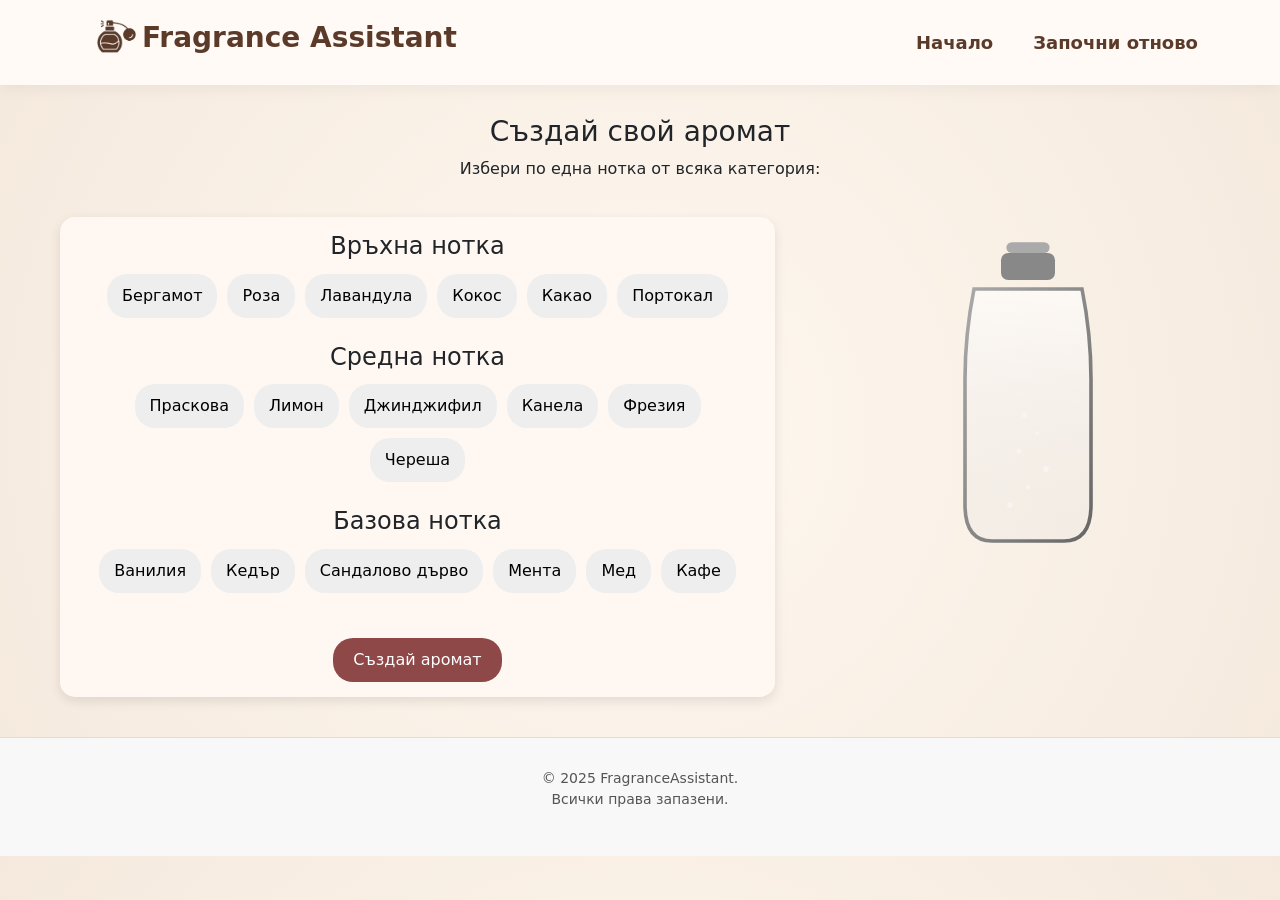
<file: your-parfume.html>
<!DOCTYPE html>
<html lang="bg">
<head>
    <meta charset="UTF-8">
    <meta name="viewport" content="width=device-width, initial-scale=1.0">
    <title>Твоят парфюм</title>
    <link rel="stylesheet" href="style2.css">
    <link rel="stylesheet" href="https://cdn.jsdelivr.net/npm/bootstrap@5.3.0/dist/css/bootstrap.min.css">
</head>
<body class="text-center">
    <header class="main-header">
      <div class="container nav-container">
        <h1 class="logo">
            <a href="index.html"><img src="images/droplet-icon.png" alt="Perfume-icon" class="logo-icon">Fragrance Assistant</a>
        </h1>

        <nav class="main-nav" id="main-nav">
            <ul>
                <li><a href="index.html">Начало</a></li>
                <li><a href="your-parfume.html">Започни отново</a></li>
            </ul>
        </nav>
    </div>
    </header>

    <main>
        <h3>Създай свой аромат</h3>
        <p>Избери по една нотка от всяка категория:</p>

        <div class="layout">
            <div class="left-panel">
                <div id="note-selection">
                <div class="note-category">
                    <h4>Връхна нотка</h4>
                    <div id="top-notes" class="note-options"></div>
                  </div>
              
                  <div class="note-category">
                    <h4>Средна нотка</h4>
                    <div id="heart-notes" class="note-options"></div>
                  </div>
              
                  <div class="note-category">
                    <h4>Базова нотка</h4>
                    <div id="base-notes" class="note-options"></div>
                  </div>
              
                  <button id="create-btn">Създай аромат</button>
                </div>
            </div>
        

        <div class="right-panel">
            <div id="custom-result" style="display:none;"></div>

             <!-- SVG бутилка -->
        <svg id="perfume-svg" viewBox="0 0 100 200" width="160">
            <defs>
              <!-- ClipPath за вътрешността на бутилката -->
              <clipPath id="bottle-clip">
                <path d="M20,40 
                         Q15,65 15,90 
                         L15,160 
                         Q15,180 30,180 
                         L70,180 
                         Q85,180 85,160 
                         L85,90 
                         Q85,65 80,40 
                         Z"/>
              </clipPath>
          
              <!-- Стъклен градиент -->
              <linearGradient id="glass-gradient" x1="0" y1="0" x2="0" y2="1">
                <stop offset="0%" stop-color="#ffffff" stop-opacity="0.6"/>
                <stop offset="100%" stop-color="#e0e0e0" stop-opacity="0.2"/>
              </linearGradient>
          
              <!-- Контурен градиент -->
              <linearGradient id="outline-gradient" x1="0" y1="0" x2="1" y2="1">
                <stop offset="0%" stop-color="#aaa"/>
                <stop offset="100%" stop-color="#666"/>
              </linearGradient>
            </defs>
          
            <!-- Капачка -->
            <rect x="35" y="20" width="30" height="15" rx="4" fill="#888" />
            <rect x="38" y="14" width="24" height="6" rx="3" fill="#aaa" />
          
            <!-- Слоеве за аромата вътре -->
            <g clip-path="url(#bottle-clip)">
              <rect id="base-layer" class="layer" x="15" y="170" width="70" height="0" fill="#de874d" />
              <rect id="heart-layer" class="layer" x="15" y="170" width="70" height="0" fill="#cc93ad" />
              <rect id="top-layer" class="layer" x="15" y="170" width="70" height="0" fill="#cce665" />
          
            <!-- Анимирани мехурчета -->
            <circle class="bubble" cx="40" cy="160" r="1.5"/>
            <circle class="bubble" cx="50" cy="150" r="1.2"/>
            <circle class="bubble" cx="60" cy="140" r="1.7"/>
            <circle class="bubble" cx="45" cy="130" r="1.3"/>
            <circle class="bubble" cx="55" cy="120" r="1.1"/>
            <circle class="bubble" cx="48" cy="110" r="1.4"/>

            </g>
          
            <!-- Стъклен ефект -->
            <path d="M20,40 
                     Q15,65 15,90 
                     L15,160 
                     Q15,180 30,180 
                     L70,180 
                     Q85,180 85,160 
                     L85,90 
                     Q85,65 80,40 
                     Z" fill="url(#glass-gradient)" />
          
            <!-- Контур -->
            <path d="M20,40 
                     Q15,65 15,90 
                     L15,160 
                     Q15,180 30,180 
                     L70,180 
                     Q85,180 85,160 
                     L85,90 
                     Q85,65 80,40 
                     Z" fill="none" stroke="url(#outline-gradient)" stroke-width="2" />
          </svg>
        </div>
    </div>
    </main>
      
    <footer class="site-footer">
        <div class="footer-content">
            <p>&copy; 2025 FragranceAssistant.<br>
                Всички права запазени.
        </p>
        </div>
    </footer>
    

    <script>
        const notesData = {
          top: ['bergamot', 'rose', 'lavender', 'coconut', 'cocoa', 'orange'],
          heart: ['peach', 'lemon', 'ginger', 'cinnamon', 'freesia', 'cherry'],
          base: ['vanilla', 'cedrus', 'sandal-wood', 'mint', 'honey', 'coffee']
        };
    
        const noteLabels = {
          bergamot: "Бергамот", rose: "Роза", lavender: "Лавандула", coconut:"Кокос", cocoa: "Какао", orange: "Портокал",
          peach:"Праскова", lemon: "Лимон", ginger: "Джинджифил", cinnamon:"Канела", freesia:"Фрезия", cherry: "Череша",
          vanilla: "Ванилия", cedrus: "Кедър", "sandal-wood": "Сандалово дърво", mint:"Мента", honey:"Мед", coffee: "Кафе"
        };
    
        function renderNotes(category, containerId) {
          const container = document.getElementById(containerId);
          notesData[category].forEach(note => {
            const btn = document.createElement('button');
            btn.className = 'note-option';
            btn.innerText = noteLabels[note];
            btn.dataset.note = note;
            btn.addEventListener('click', function () {
              document.querySelectorAll(`#${containerId} .note-option`).forEach(b => b.classList.remove('selected'));
              this.classList.add('selected');
            });
            container.appendChild(btn);
          });
        }
    
        renderNotes('top', 'top-notes');
        renderNotes('heart', 'heart-notes');
        renderNotes('base', 'base-notes');
    
        function renderNotes(category, containerId) {
  const container = document.getElementById(containerId);
  notesData[category].forEach(note => {
    const btn = document.createElement('button');
    btn.className = 'note-option';
    btn.innerText = noteLabels[note];
    btn.dataset.note = note;

    btn.addEventListener('click', function () {
      // Маркирай избраната нотка
      document.querySelectorAll(`#${containerId} .note-option`).forEach(b => b.classList.remove('selected'));
      this.classList.add('selected');

      // Оцвети съответния слой
      if (category === 'top') {
        document.getElementById('top-layer').setAttribute('height', 20);
        document.getElementById('top-layer').setAttribute('y', 150);
      } else if (category === 'heart') {
        document.getElementById('heart-layer').setAttribute('height', 40);
        document.getElementById('heart-layer').setAttribute('y', 110);
      } else if (category === 'base') {
        document.getElementById('base-layer').setAttribute('height', 50);
        document.getElementById('base-layer').setAttribute('y', 60);
      }
      
    });

    container.appendChild(btn);
  });
}

const fancyWords = ['Whisper', 'Mist', 'Velvet', 'Glow', 'Aura', 'Touch', 'Essence', 'Secret', 'Kiss'];

document.getElementById('create-btn').addEventListener('click', function () {
  const topSelected = document.querySelector('#top-notes .note-option.selected');
  const heartSelected = document.querySelector('#heart-notes .note-option.selected');
  const baseSelected = document.querySelector('#base-notes .note-option.selected');

  if (!topSelected || !heartSelected || !baseSelected) {
    alert("Моля, избери нотка от всяка категория.");
    return;
  }

  const topNote = topSelected.dataset.note;
  const heartNote = heartSelected.dataset.note;
  const baseNote = baseSelected.dataset.note;

  // Случайна от избраните 3 нотки (оригиналното име)
  const selectedNotes = [topNote, heartNote, baseNote];
  const randomNote = selectedNotes[Math.floor(Math.random() * selectedNotes.length)];

  const fancy = fancyWords[Math.floor(Math.random() * fancyWords.length)];
  const name = `${capitalize(randomNote)} ${fancy}`;


  const noteSection = document.getElementById('note-selection');
  const description = `Ароматът съчетава ${noteDescriptions[topNote]}, 
    ${noteDescriptions[heartNote]}, ${noteDescriptions[baseNote]} стил. 
    Подходящ е за хора, които обичат баланса между дързост и класика.`;
    noteSection.innerHTML = `
    <h3>Твоят аромат: <em>${name}</em></h3>
    <p><strong>Връхна нотка:</strong> ${noteLabels[topNote]}</p>
    <p><strong>Сърдечна нотка:</strong> ${noteLabels[heartNote]}</p>
    <p><strong>Базова нотка:</strong> ${noteLabels[baseNote]}</p>
     <p class="scent-description">${description}</p>
  `;
  resultDiv.style.display = 'block';

});

// Помощна функция за главна буква
function capitalize(str) {
  return str.charAt(0).toUpperCase() + str.slice(1);
}

const noteDescriptions = {
  bergamot: "свеж и цитрусов",
  rose: "романтичен и флорален",
  lavender: "успокояващ и билков",
  coconut: "тропически и кремообразен",
  cocoa: "дълбок и сладък",
  orange: "сочен и жизнерадостен",
  peach: "плодов и сочен",
  lemon: "енергизиращ и кисел",
  ginger: "пикантен и топъл",
  cinnamon: "загряващ и сладко-пикантен",
  freesia: "свеж и цветен",
  cherry: "сладък и игрив",
  vanilla: "мек и уютен",
  cedrus: "дървесен и стабилен",
  "sandal-wood": "екзотичен и земен",
  mint: "хладен и освежаващ",
  honey: "топъл и нежен",
  coffee: "дълбок и стимулиращ"
};

</script>
    
    
</body>
</html>
</file>
<file: style.css>
/* Общи стилове */
body {
    font-family: 'Poppins', sans-serif;
    background-color: #ffffff;
}

.main-header {
    background-color: #f8f2ed;
    padding: 7px;
    box-shadow: 0 2px 5px rgba(0,0,0,0.05);
    position: sticky;
    top: 0;
    z-index: 1000;
}

.nav-container {
    display: flex;
    justify-content: space-between;
    align-items: center;
}

.logo {
    font-size: 24px;
    font-weight: 600;
    color: #5b3a29;
    margin: 0;
}

.logo-icon {
    width: 70px;
}

.main-nav ul {
    list-style: none;
    margin: 0;
    padding: 0;
    display: flex;
    gap: 30px;
}

.main-nav a {
    text-decoration: none;
    color: #5b3a29;
    font-weight: 500;
    transition: color 0.3s;
}

.main-nav a:hover {
    color: #b26e4a;
}

.menu-toggle {
    display: none;
    flex-direction: column;
    cursor: pointer;
    gap: 5px;
    
}

.menu-toggle span {
    display: block;
    width: 25px;
    height: 3px;
    background: #7a5c45;
    border-radius: 2px;
    transition: 0.3s;
}

/* Мобилна навигация */
@media (max-width: 768px) {
    .main-nav {
        display: none;
        position: absolute;
        top: 80px;
        right: 20px;
        background: #fdf7f3;
        box-shadow: 0 8px 20px rgba(0, 0, 0, 0.1);
        border-radius: 8px;
        padding: 20px;
        width: 100%;
        text-align: center;
    }

    .main-nav.active {
        display: block;
    }

    .main-nav ul {
        flex-direction: column;
        gap: 20px;
    }

    .menu-toggle {
        display: flex;
    }
}


/* Фонова секция */
.hero-section {
    position: relative;
    height: 100vh;
    background: url("images/perfume-bg6.jpg") no-repeat center center/cover;
    text-shadow: 2px 2px 8px rgba(0, 0, 0, 0.6);
    
}

.hero-section::before {
    content: "";
    position: absolute;
    top: 0;
    left: 0;
    width: 100%;
    height: 100%;
    background: rgba(0, 0, 0, 0.5); /* Регулирай последната стойност (0.5) за повече или по-малко затъмняване */
    z-index: 1;
}

/* Правим съдържанието да е над затъмнението */
.hero-section .text-center {
    position: relative;
    z-index: 2;
}

/* Текст и бутон */
.hero-section h1 {
    font-family: 'Playfair Display', serif;
    font-size: 3rem;
}

.hero-section p {
    font-size: 1.2rem;
}

.hero-section .btn-lg {
    border-radius: 40px;
    padding: 12px 25px;
    font-size: 1.2rem;
    transition: 0.3s;
}

.hero-section .btn-lg:hover {
    transform: scale(1.1);
    background-color: #e3e3e3;
}

/* Секция за ароматните нотки */
.fragrance-section {
    padding: 60px 0;
    background-color: #f8f9fa; /* Светъл фон за контраст */
    text-align: center;
}

/* Заглавие и подзаглавие */
.section-title {
    font-size: 2.5rem;
    font-family: 'Playfair Display', serif;
    margin-bottom: 15px;
}

.section-subtitle {
    font-size: 1.2rem;
    margin-bottom: 30px;
    color: #555;
}

/* Карти със статии */
.card {
    border: none;
    box-shadow: 0px 4px 10px rgba(0, 0, 0, 0.1);
    transition: transform 0.3s;
}

.card:hover {
    transform: scale(1.05);
}

.card-img-top {
    border-radius: 8px 8px 0 0;
    height: 200px;
    object-fit: cover;
}

.card-body {
    background: #fff;
    padding: 20px;
}

.card-title {
    font-size: 1.5rem;
    color: #333;
}

.card-text {
    color: #666;
}

.btn-primary {
    background-color: #ac9159;
    border: none;
    transition: background 0.3s, transform 0.2s;
}

.btn-primary:hover {
    background-color: #8d733b;
    transform: scale(1.05);
}


.notes-section {
    padding: 80px 0;
    text-align: center;
}

.section-title {
    font-size: 28px;
    font-family: 'Playfair Display', serif;
    margin-bottom: 15px;
    font-weight: bold;
    text-transform: uppercase;
}

.section-subtitle {
    font-size: 18px;
    color: #666;
    margin-bottom: 30px;
}

.notes-img {
    width: 100%;
    border-radius: 20px;
    box-shadow: 0px 4px 10px rgba(0, 0, 0, 0.1);
}

.notes-text {
    padding-top: 5px;
    font-size: 18px;
    text-align: left;
    color: #444;
    margin-bottom: 15px;
}

/* Фонови цветове за различните секции */
.top-notes-bg {
    background: linear-gradient(to right, #fffacd, #ffebcd);
}

.heart-notes-bg {
    background: linear-gradient(to right, #ffe4e1, #ffccd5);
}

.base-notes-bg {
    background: linear-gradient(to right, #d2b48c, #c4a484);
}

/* Стайлинг за списъците */
.notes-list {
    list-style: none;
    padding: 0;
    text-align: left;
}

.notes-list li {
    font-size: 18px;
    margin: 10px 0;
}

/* Анимации */
.fade-in {
    opacity: 0;
    transform: translateY(30px);
    transition: all 0.8s ease-in-out;
}

.fade-in.appear {
    opacity: 1;
    transform: translateY(0);
}


/* Бутон за връщане нагоре */
    #scrollTopBtn {
    position: fixed;
    bottom: 20px;
    right: 20px;
    display: none; 
    background-color: #9f8755;
    color: white;
    border: none;
    padding: 12px 16px;
    font-size: 1rem;
    border-radius: 8px;
    cursor: pointer;
    box-shadow: 0px 4px 8px rgba(0, 0, 0, 0.2);
    transition: 0.3s;
}

#scrollTopBtn:hover {
    background-color: #947636;
} 



.test-notes-section {
    text-align: center;
    padding: 50px 0;
    background: #f8f9fa;
}

.notes-grid {
    display: flex;
    justify-content: center;
    gap: 20px;
    flex-wrap: wrap;
}

.note-item {
    position: relative;
    width: 150px;
    height: 150px;
    cursor: pointer;
}

.note-img {
    width: 100%;
    height: 100%;
    border-radius: 10px;
    transition: transform 0.3s ease-in-out;
}

.note-info {
    position: absolute;
    bottom: 10px;
    left: 50%;
    transform: translateX(-50%);
    background: rgba(0, 0, 0, 0.7);
    color: white;
    padding: 8px 12px;
    border-radius: 8px;
    font-size: 14px;
    opacity: 0;
    transition: opacity 0.3s ease-in-out;
}

/* Анимация при hover */
.note-item:hover .note-img {
    transform: scale(1.1);
}

.note-item:hover .note-info {
    opacity: 1;
}

/*------------------------------------------------------------------*/

.modal-content {
    background-color: #333;
}
.modal-body h6{
    font-family: 'Playfair Display';
    text-align: center; 
    font-weight: bold; 
    color: #fff;
}

.modal-title {
    color: #fff;
    font-family: 'Playfair Display';
    font-weight: bold; 
    text-align: center; 

}

/* Добавяне на стил за картите на парфюмите */
#recommendedPerfumes {
    display: grid;
    grid-template-columns: 3, 1fr;
    gap: 20px;
    justify-items: center;
    padding: 20px;
}

#recommendedPerfumes :hover{
    background-color: #555;
}

#recommendedPerfumes p {
    font-size: 17px;
    font-family: 'Playfair Display';
    font-weight: bold;
    text-align: center;
    margin-top: 10px;
    color: #fff;
}

/* Стил за всяка карта на парфюм */
#recommendedPerfumes .text-center {
        background-color: #333;  /* Светъл фон за картите */
        border-radius: 10px;        /* Округли ъгли */
        padding: 20px;
        transition: transform 0.3s ease-in-out, box-shadow 0.3s ease;
        border: 3px solid #fff;   /* Светла рамка около картата */
        box-shadow: 0px 4px 8px #fff; /* Лека сянка за дълбочина */
        
}
#recommendedPerfumes .card {
    /* Увеличете размера на картите */
    width: 100%;  /* За да запълни ширината на колоната */
    max-width: 300px; /* Максимална ширина на картата */
    /* Може да добавите други стилове за подобряване на външния вид */
}

/* При задържане на мишката */
#recommendedPerfumes .text-center:hover {
    transform: scale(1.05);
    box-shadow: 0 4px 8px rgba(0, 0, 0, 0.3);
}

#recommendedPerfumes img {
    border-radius: 10px;
    width: 100%;
    height: auto;
}

/*---------------------------------------------------------------------------*/
/* Стилове за обръщащите се карти (добавете това) */
.perfume-card {
    width: 300px;
    height: 400px;
    perspective: 1000px;
    cursor: pointer;
  }
  .perfume-card-inner {
    position: relative;
    width: 100%;
    height: 100%;
    transition: transform 0.6s;
    transform-style: preserve-3d;
  }
  .perfume-card.flipped .perfume-card-inner {
    transform: rotateY(180deg);
  }
  .perfume-card-front, .perfume-card-back {
    position: absolute;
    width: 100%;
    height: 100%;
    backface-visibility: hidden;
    border-radius: 10px;
    padding: 15px;
    display: flex;
    flex-direction: column;
    align-items: center;
    justify-content: center;
  }
  .perfume-card-front {
    background-color: #333;
    border: 3px solid #fff;
  }

  .perfume-card-back {
    background-color: #555;
    border: 3px solid #fff;
    transform: rotateY(180deg);
    color: white;
    background-color: #fff;
    font-size: 14px;
  }
  

  .site-footer {
    background-color: #f8f8f8;
    color: #555;
    padding: 30px 0;
    text-align: center;
    font-size: 14px;
    border-top: 1px solid #ddd;
}

.site-footer .footer-links a {
    color: #555;
    text-decoration: none;
    margin: 0 8px;
    transition: color 0.3s ease;
}

.site-footer .footer-links a:hover {
    color: #000;
}
</file>
<file: style1.css>
body {
  font-family: 'Poppins', sans-serif;
  background: linear-gradient(135deg, #fff5ec, #f8f2ed);
  min-height: 100vh;
  margin: 0;
  color: #5b3a29;
  overflow-x: hidden;
}

.main-header {
  background-color: #fffaf5;
  padding: 15px 30px;
  box-shadow: 0 4px 15px rgba(0, 0, 0, 0.05);
  position: sticky;
  top: 0;
  z-index: 1000;
}

.nav-container {
  display: flex;
  justify-content: space-between;
  align-items: center;
}

.logo {
  font-size: 28px;
  font-weight: 700;
  color: #5b3a29;
}

.logo a {
  text-decoration: none;
  color: inherit;
}

.logo-icon {
  width: 60px;
  height: auto;
}

.main-nav ul {
  list-style: none;
  margin: 0;
  padding: 0;
  display: flex;
  align-items: center;
  gap: 40px;
}

.main-nav a {
  text-decoration: none;
  color: #5b3a29;
  font-weight: 600;
  font-size: 18px;
  transition: all 0.3s;
}

.main-nav a:hover {
  color: #b26e4a;
  transform: scale(1.1);
}

#quiz-container {
  max-width: 700px;
  margin: 80px auto;
  padding: 40px;
  background: #ffffff;
  border-radius: 20px;
  box-shadow: 0 20px 40px rgba(0, 0, 0, 0.1);
  text-align: center;
  animation: fadeIn 1s ease-in-out;
}

@keyframes fadeIn {
  from { opacity: 0; transform: translateY(30px); }
  to { opacity: 1; transform: translateY(0); }
}


.quiz-step h2 {
  margin-bottom: 25px;
  font-family: 'Playfair Display', serif;
  font-size: 28px;
  color: #5b3a29;
}

.options {
  display: flex;
  justify-content: center;
  flex-wrap: wrap;
  gap: 20px;
}

.option-btn {
  padding: 14px 28px;
  font-size: 18px;
  background-color: #e8d6c7;
  border: 2px solid transparent;
  border-radius: 10px;
  cursor: pointer;
  transition: all 0.3s ease;
}

.option-btn:hover {
  background-color: #b49080;
  color: white;
  transform: translateY(-3px);
  box-shadow: 0 6px 15px rgba(0,0,0,0.1);
}

.multi-select .option-btn.selected {
  background-color: #c07754;
  color: white;
  border-color: #b26e4a;
}

.note-options {
  display: grid;
  grid-template-columns: repeat(auto-fit, minmax(140px, 1fr));
  gap: 20px;
  margin-top: 30px;
}

.note-option {
  position: relative;
  height: 140px;
  border-radius: 12px;
  overflow: hidden;
  cursor: pointer;
  transition: all 0.3s ease;
  box-shadow: 0 8px 20px rgba(0, 0, 0, 0.08);
}

.note-option img {
  width: 100%;
  height: 100%;
  object-fit: cover;
  filter: brightness(0.7);
  transition: filter 0.3s ease;
}

.note-option:hover img {
  filter: brightness(0.5);
}

.note-label {
  position: absolute;
  top: 50%;
  left: 50%;
  transform: translate(-50%, -50%);
  color: white;
  font-size: 18px;
  font-weight: bold;
  text-shadow: 0 2px 6px rgba(0, 0, 0, 0.6);
}

.note-option.selected .note-label {
  opacity: 0;
  transition: opacity 0.3s ease;
}

.note-option.selected::after {
  content: "✓";
  position: absolute;
  top: 10px;
  right: 10px;
  color: white;
  background: #5b3a29;
  width: 28px;
  height: 28px;
  border-radius: 50%;
  display: flex;
  align-items: center;
  justify-content: center;
  font-weight: bold;
  font-size: 16px;
  z-index: 3;
}

.note-option.selected img {
  filter: brightness(1);
}

.site-footer {
  background-color: #f8f8f8;
  color: #555;
  padding: 30px 0;
  text-align: center;
  font-size: 14px;
  border-top: 1px solid #ddd;
}


/* Стилове за резултатите */
.perfume-result {
  max-width: 600px;
  margin: 0 auto;
  padding: 20px;
  background: rgba(255,255,255,0.1);
  border-radius: 10px;
  animation: fadeIn 1s ease-in-out;
}
@keyframes fadeIn {
  from { opacity: 0; transform: translateY(20px); }
  to { opacity: 1; transform: translateY(0); }
}

.perfume-img {
  max-width: 200px;
  max-height: 200px;
  margin: 15px 0;
  border-radius: 5px;
}

.no-result {
  color: #8f492d;
  padding: 20px;
}

.no-result a{
  color: #8f492d;
  font-weight: 600;
  font-size: 20px;
  text-decoration: none;
}
</file>
<file: style2.css>
body {
    font-family: 'Poppins', sans-serif;
    text-align: center;
    background: radial-gradient(circle, #fef8f0, #f5e9dd);
    overflow-x: hidden;
    position: relative;
  }
  
  .main-header {
    background-color: #fffaf5;
    padding: 15px 30px;
    box-shadow: 0 4px 15px rgba(0, 0, 0, 0.05);
    position: sticky;
    top: 0;
    z-index: 1000;
  }
  
  .nav-container {
    display: flex;
    justify-content: space-between;
    align-items: center;
  }
  
  .logo {
    font-size: 28px;
    font-weight: 700;
    color: #5b3a29;
  }
  
  .logo a {
    text-decoration: none;
    color: inherit;
  }
  
  .logo-icon {
    width: 60px;
    height: auto;
  }
  
  .main-nav ul {
    list-style: none;
    margin: 0;
    padding: 0;
    display: flex;
    align-items: center;
    gap: 40px;
  }
  
  .main-nav a {
    text-decoration: none;
    color: #5b3a29;
    font-weight: 600;
    font-size: 18px;
    transition: all 0.3s;
  }
  
  .main-nav a:hover {
    color: #b26e4a;
    transform: scale(1.1);
  }

  .site-footer {
    background-color: #f8f8f8;
    color: #555;
    padding: 30px 0;
    text-align: center;
    font-size: 14px;
    border-top: 1px solid #ddd;
  }
  
  main {
    margin-top: 30px;
  }

  .note-options button {
    margin: 5px;
    padding: 10px 15px;
    border: none;
    border-radius: 20px;
    background-color: #eee;
    cursor: pointer;
  }

  .note-options button.selected {
    background-color: #a06565;
    color: white;
  }

  .note-category {
    margin-bottom: 20px;
  }

  .layer {
    transition: height 0.5s;
  }


  #create-btn {
    margin-top: 20px;
    padding: 10px 20px;
    font-size: 16px;
    background-color: #8f4848;
    color: white;
    border: none;
    border-radius: 20px;
    cursor: pointer;
  }

  .bubble {
    fill: white;
    opacity: 0.6;
    animation: float-up 4s ease-in-out infinite;
  }
  
  .bubble:nth-child(1) { animation-delay: 0s; }
  .bubble:nth-child(2) { animation-delay: 0.5s; }
  .bubble:nth-child(3) { animation-delay: 1s; }
  .bubble:nth-child(4) { animation-delay: 1.5s; }
  .bubble:nth-child(5) { animation-delay: 2s; }
  .bubble:nth-child(6) { animation-delay: 2.5s; }
  
  @keyframes float-up {
    0% { transform: translateY(0); opacity: 0.6; }
    50% { transform: translateY(-10px); opacity: 0.8; }
    100% { transform: translateY(-20px); opacity: 0.1; }
  }
  
  .layout {
    display: flex;
    justify-content: center;
    align-items: flex-start;
    gap: 60px;
    max-width: 1200px;
    margin: 0 auto;
    padding: 20px;
  }
  
  .left-panel {
    flex: 1.3; /* по-широка от дясната */
    text-align: center;
  }
  
  .right-panel {
    flex: 0.7; /* по-тясна */
    position: relative;
    text-align: center;
    display: flex;
    flex-direction: column;
    align-items: center;
  }
  
  #note-selection {
    margin-bottom: 20px;
    background: #fff8f2;
    padding: 15px 20px;
    border-radius: 15px;
    box-shadow: 0 4px 12px rgba(0,0,0,0.1);
    font-size: 16px;
    max-width: 100%;
    z-index: 1;
  }
  
  #perfume-svg {
    width: 180px;
  }
  
  .scent-description {
    font-style: italic;
    color: #6b4b3e;
    margin-top: 10px;
  }
</file>
